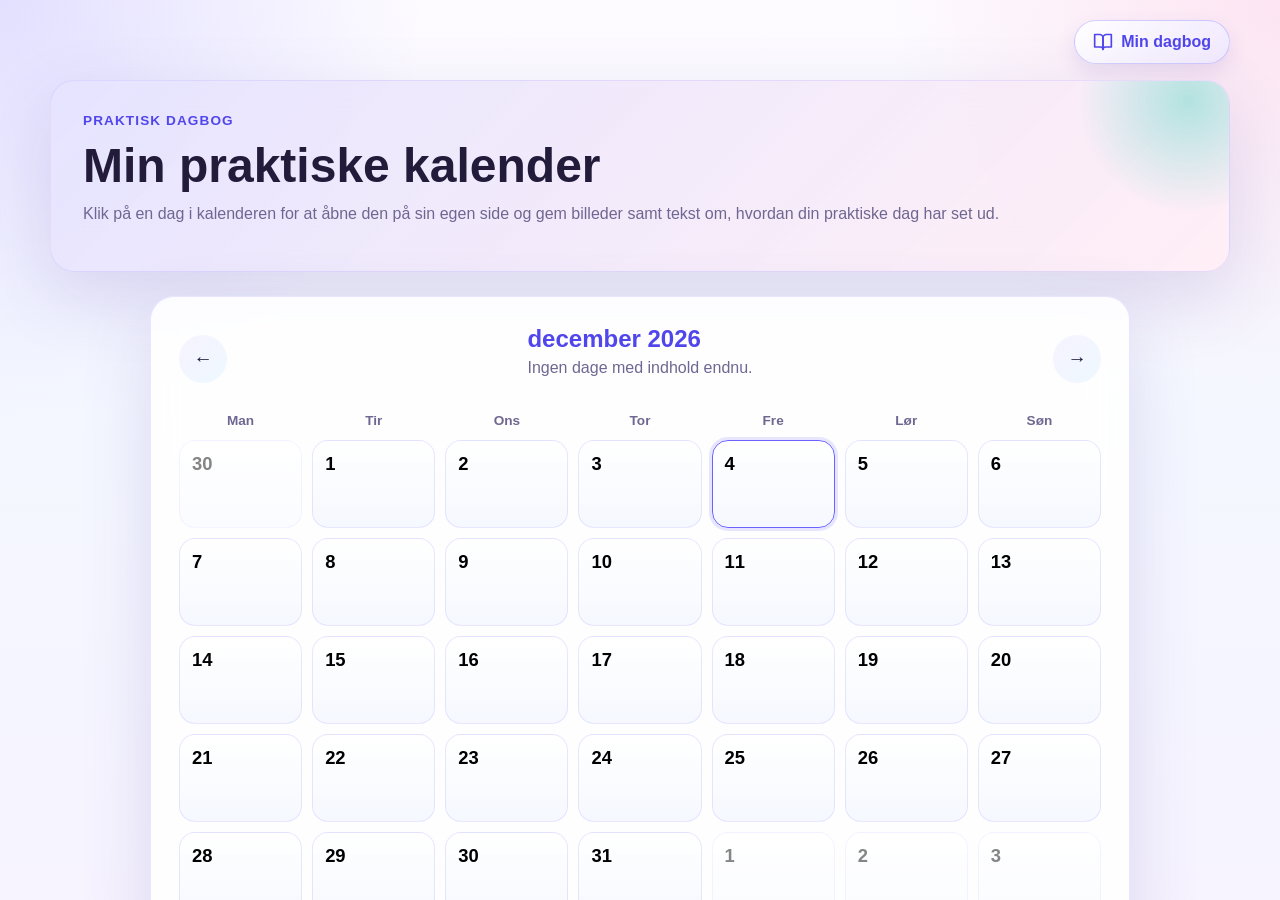
<file: index.html>
<!DOCTYPE html>
<html lang="da">
<head>
  <meta charset="UTF-8">
  <meta name="viewport" content="width=device-width, initial-scale=1.0">
  <title>Praktisk Dag</title>
  <meta http-equiv="refresh" content="0; url=./html/index.html">
  <link rel="canonical" href="./html/index.html">
</head>
<body>
  <p>Åbner appen... Hvis du ikke bliver sendt videre, tryk her:
    <a href="./html/index.html">Gå til Praktisk Dag</a>
  </p>
</body>
</html>
</file>
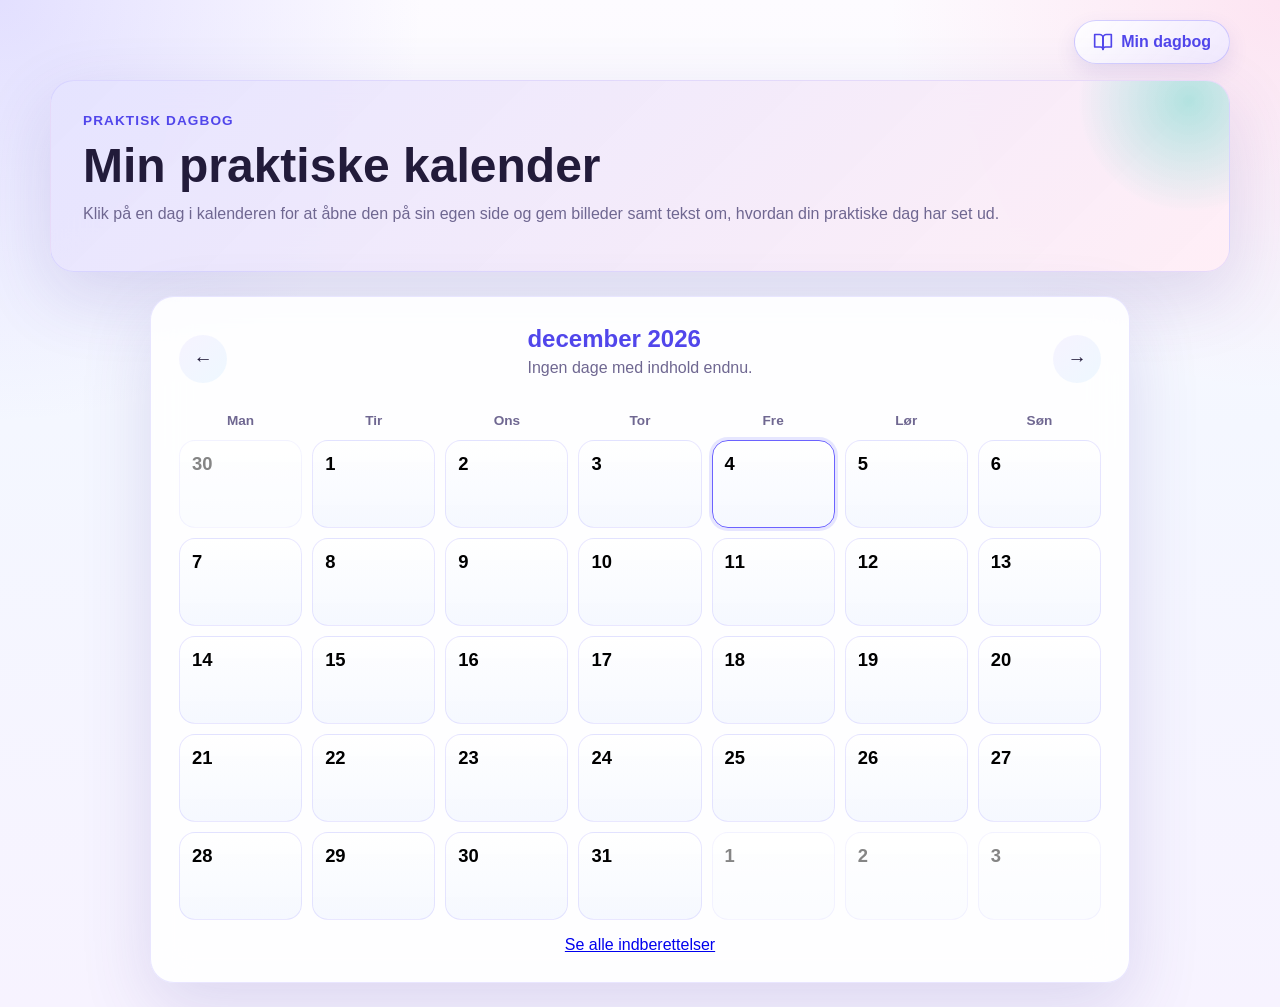
<file: html/index.html>
<!DOCTYPE html>
<html lang="da">
<head>
    <meta charset="UTF-8">
    <meta name="viewport" content="width=device-width, initial-scale=1.0, viewport-fit=cover">
    <meta name="theme-color" content="#6c63ff">
    <meta name="apple-mobile-web-app-capable" content="yes">
    <meta name="apple-mobile-web-app-status-bar-style" content="default">
    <meta name="apple-mobile-web-app-title" content="PraktiskDag">
    <title>Min Praktiske Kalender</title>
    <link rel="manifest" href="../manifest.webmanifest">
    <link rel="icon" href="../icons/app-icon.svg" type="image/svg+xml">
    <link rel="apple-touch-icon" href="../icons/app-icon.svg">
    <link rel="stylesheet" href="../css/styles.css">
</head>
<body>
    <main class="app-shell">
        <div class="top-nav top-nav--end">
            <a href="./entries.html" class="book-btn" aria-label="Se mine tidligere indberettelser" title="Mine indberettelser">
                <svg xmlns="http://www.w3.org/2000/svg" viewBox="0 0 24 24" fill="none" stroke="currentColor" stroke-width="2" stroke-linecap="round" stroke-linejoin="round" width="20" height="20" aria-hidden="true">
                    <path d="M2 3h6a4 4 0 0 1 4 4v14a3 3 0 0 0-3-3H2z"/>
                    <path d="M22 3h-6a4 4 0 0 0-4 4v14a3 3 0 0 1 3-3h7z"/>
                </svg>
                <span class="book-btn-label">Min dagbog</span>
            </a>
        </div>
        <section class="hero-card">
            <p class="eyebrow">Praktisk dagbog</p>
            <h1>Min praktiske kalender</h1>
            <p class="hero-text">
                Klik på en dag i kalenderen for at åbne den på sin egen side og gem billeder samt tekst om, hvordan din praktiske dag har set ud.
            </p>
        </section>

        <section class="planner-grid">
            <section class="panel calendar-panel">
                <div class="calendar-toolbar">
                    <button type="button" class="secondary-btn icon-btn" id="prev-month" aria-label="Forrige måned">←</button>
                    <div>
                        <h2 id="current-month">Måned år</h2>
                        <p id="calendar-summary">Vælg en dato for at se eller tilføje indhold.</p>
                    </div>
                    <button type="button" class="secondary-btn icon-btn" id="next-month" aria-label="Næste måned">→</button>
                </div>

                <div class="weekday-row" aria-hidden="true">
                    <span>Man</span>
                    <span>Tir</span>
                    <span>Ons</span>
                    <span>Tor</span>
                    <span>Fre</span>
                    <span>Lør</span>
                    <span>Søn</span>
                </div>

                <div id="calendar-grid" class="calendar-grid" role="grid" aria-label="Kalender"></div>

                <div class="calendar-actions">
                    <a href="./entries.html" class="btn btn-secondary">Se alle indberettelser</a>
                </div>
            </section>
        </section>
    </main>

    <section id="day-modal" class="day-modal" hidden aria-hidden="true">
        <div class="day-modal-backdrop" id="day-modal-backdrop"></div>
        <div class="day-modal-card" role="dialog" aria-modal="true" aria-labelledby="selected-date-heading">
            <div class="panel-header journal-header">
                <div>
                    <h2 id="selected-date-heading">Vælg en dag</h2>
                    <p id="selected-date-subtitle">Klik på en dato i kalenderen for at skrive om dagen.</p>
                </div>
                <button type="button" class="secondary-btn close-btn" id="close-day-modal" aria-label="Luk dag">✕</button>
            </div>

            <form id="journal-form" novalidate>
                    <label for="journal-text">Hvad lavede du denne dag?</label>
                    <textarea id="journal-text" name="text" rows="5" placeholder="Skriv lidt om dagens opgaver, oplevelser eller hvad du lærte..." required></textarea>

                    <label for="journal-images">Tilføj billeder</label>
                    <input type="file" id="journal-images" name="images" accept="image/*" multiple>
                    <p class="help-text">Du kan vælge flere billeder på samme dag.</p>

                    <div id="image-preview" class="image-preview" hidden></div>

                    <div class="form-actions">
                        <button type="submit" class="primary-btn" id="submit-button">Gem dag</button>
                    </div>
                </form>

            <section id="entries-section" class="entries-section">
                <div class="entries-header">
                    <h3>Dagens indhold</h3>
                    <p id="entry-count">Ingen opslag endnu</p>
                </div>

                <div id="empty-state" class="empty-state">
                    <h3>Ingen opslag på denne dag</h3>
                    <p>Tilføj tekst eller billeder for at starte din dagbog på denne dato.</p>
                </div>

                <div id="entry-list" class="entry-list" aria-live="polite"></div>
            </section>
        </div>
    </section>

    <script src="../js/pwa.js"></script>
    <script src="../js/app.js"></script>
</body>
</html>
</file>
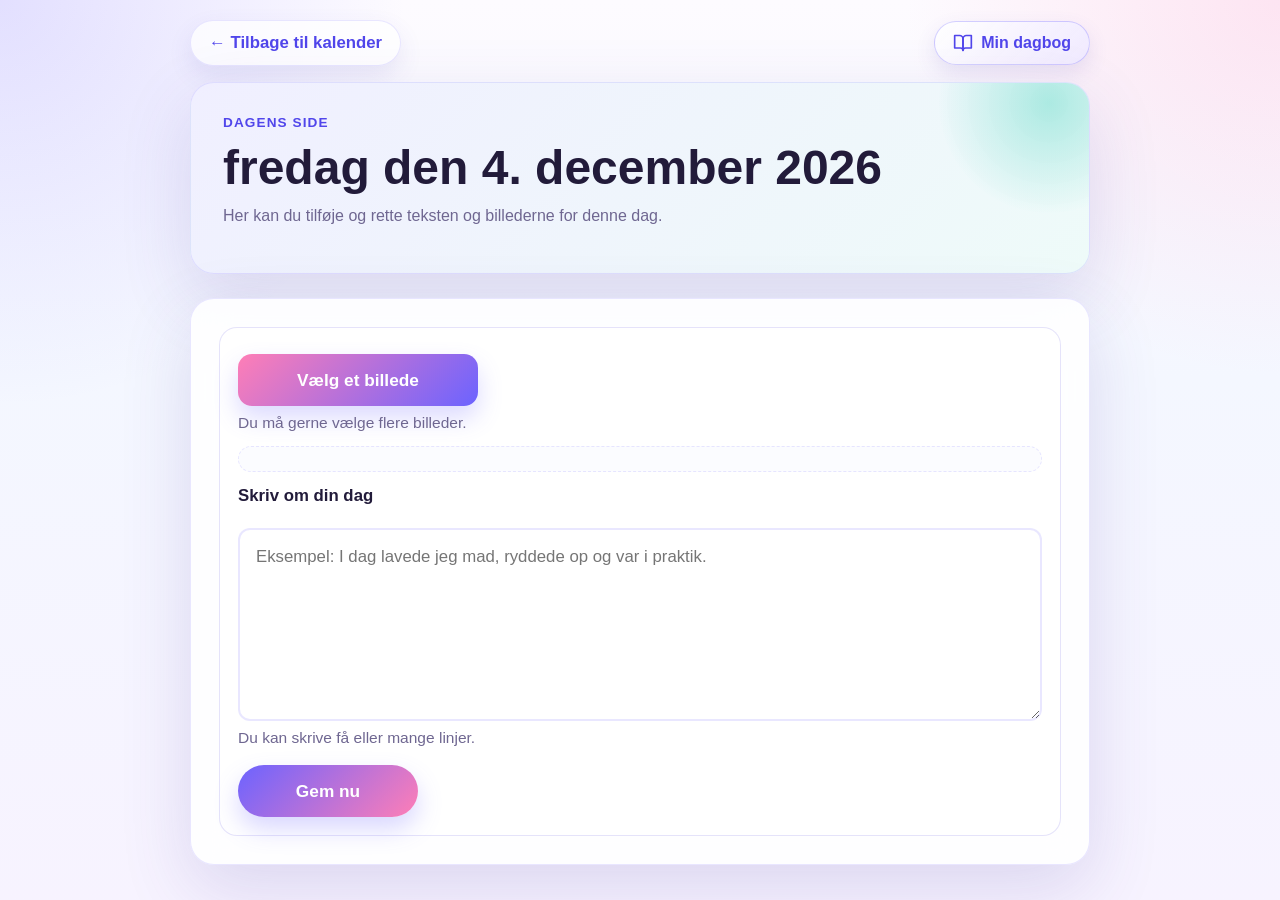
<file: html/day.html>
<!DOCTYPE html>
<html lang="da">
<head>
    <meta charset="UTF-8">
    <meta name="viewport" content="width=device-width, initial-scale=1.0, viewport-fit=cover">
    <meta name="theme-color" content="#6c63ff">
    <meta name="apple-mobile-web-app-capable" content="yes">
    <meta name="apple-mobile-web-app-status-bar-style" content="default">
    <meta name="apple-mobile-web-app-title" content="PraktiskDag">
    <title>Praktisk dag</title>
    <link rel="manifest" href="../manifest.webmanifest">
    <link rel="icon" href="../icons/app-icon.svg" type="image/svg+xml">
    <link rel="apple-touch-icon" href="../icons/app-icon.svg">
    <link rel="stylesheet" href="../css/styles.css">
</head>
<body>
    <main class="app-shell day-shell">
        <div class="top-nav">
            <a id="back-to-calendar" class="back-link" href="./index.html">← Tilbage til kalender</a>
            <a href="./entries.html" class="book-btn" aria-label="Se mine tidligere indberettelser" title="Mine indberettelser">
                <svg xmlns="http://www.w3.org/2000/svg" viewBox="0 0 24 24" fill="none" stroke="currentColor" stroke-width="2" stroke-linecap="round" stroke-linejoin="round" width="20" height="20" aria-hidden="true">
                    <path d="M2 3h6a4 4 0 0 1 4 4v14a3 3 0 0 0-3-3H2z"/>
                    <path d="M22 3h-6a4 4 0 0 0-4 4v14a3 3 0 0 1 3-3h7z"/>
                </svg>
                <span class="book-btn-label">Min dagbog</span>
            </a>
        </div>

        <section class="hero-card day-hero">
            <p class="eyebrow">Dagens side</p>
            <h1 id="selected-date-heading">Praktisk dag</h1>
            <p id="selected-date-subtitle" class="hero-text">Her kan du gemme det, du har lavet i dag.</p>
        </section>

        <section class="panel day-panel">
            <form id="journal-form" novalidate>
                <div class="image-picker-row">
                    <button type="button" class="image-picker-btn" id="choose-image-button">Vælg et billede</button>
                    <input type="file" id="journal-images" name="images" accept="image/*" multiple class="image-input-hidden">
                </div>
                <p class="help-text">Du må gerne vælge flere billeder.</p>

                <div id="image-preview" class="image-preview" hidden></div>

                <label for="journal-text">Skriv om din dag</label>
                <textarea id="journal-text" name="text" rows="6" placeholder="Eksempel: I dag lavede jeg mad, ryddede op og var i praktik." required></textarea>
                <p class="input-hint">Du kan skrive få eller mange linjer.</p>

                <div class="form-actions">
                    <button type="submit" class="primary-btn" id="submit-button">Gem nu</button>
                </div>
            </form>

        </section>
    </main>
    <script src="../js/pwa.js"></script>
    <script src="../js/app.js"></script>
</body>
</html>
</file>
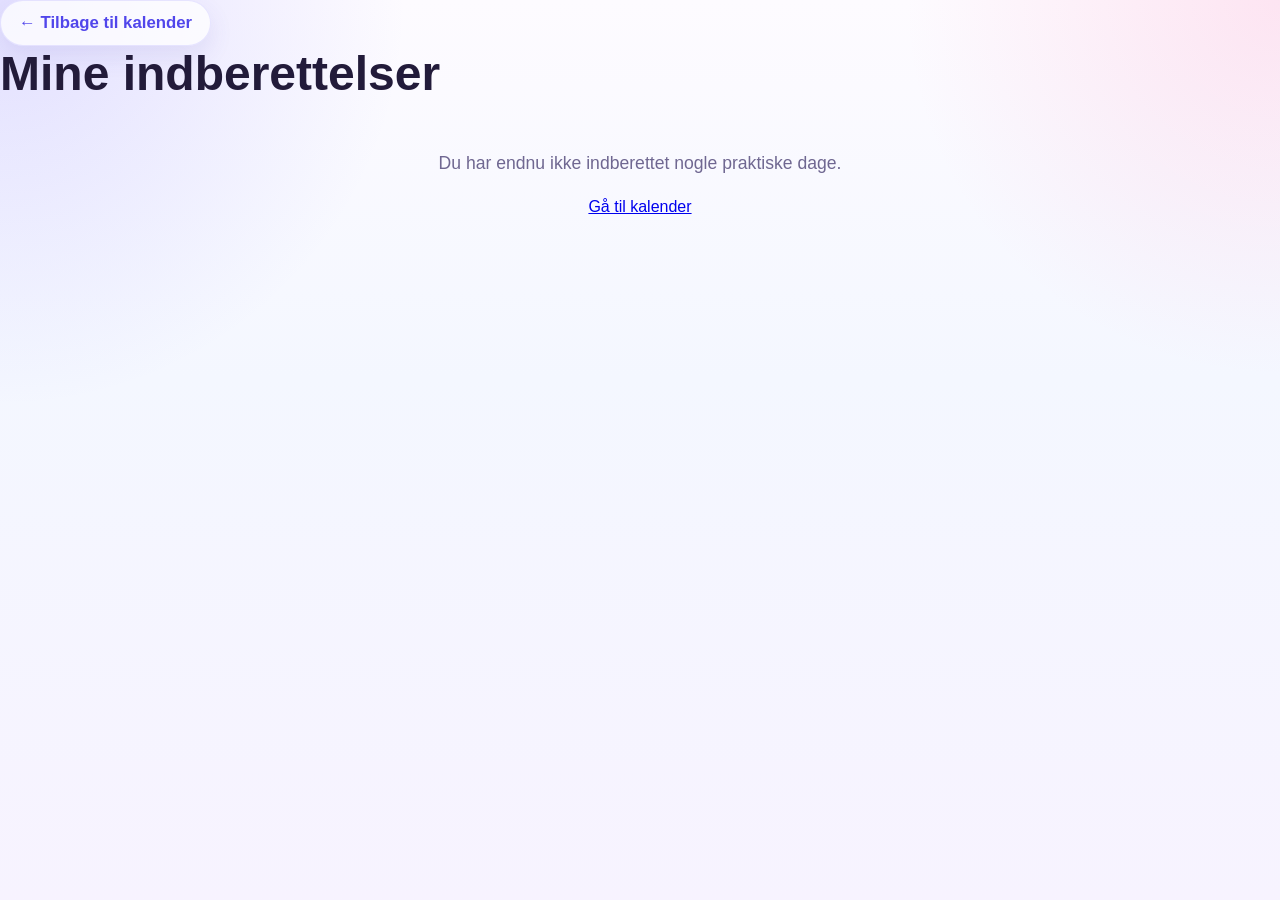
<file: html/entries.html>
<!DOCTYPE html>
<html lang="da">
<head>
  <meta charset="UTF-8">
  <meta name="viewport" content="width=device-width, initial-scale=1.0, viewport-fit=cover">
  <meta name="theme-color" content="#6c63ff">
  <meta name="apple-mobile-web-app-capable" content="yes">
  <meta name="apple-mobile-web-app-status-bar-style" content="black-translucent">
  <meta name="apple-mobile-web-app-title" content="Praktisk Dag">
  <title>Mine indberettelser - Praktisk Dag</title>
  <link rel="manifest" href="../manifest.webmanifest">
  <link rel="icon" href="../icons/app-icon.svg">
  <link rel="apple-touch-icon" href="../icons/app-icon.svg">
  <link rel="stylesheet" href="../css/styles.css">
</head>
<body>
  <div class="page-container">
    <header class="header">
      <a href="./index.html" class="back-link">← Tilbage til kalender</a>
      <h1>Mine indberettelser</h1>
    </header>

    <main class="main-content">
      <div id="entries-summary" class="entries-summary"></div>
      
      <div id="entries-list" class="entries-list">
        <!-- Entries will be populated here -->
      </div>

      <div id="no-entries" class="no-entries" style="display: none;">
        <p>Du har endnu ikke indberettet nogle praktiske dage.</p>
        <a href="./index.html" class="btn btn-primary">Gå til kalender</a>
      </div>
    </main>
  </div>

  <script src="../js/pwa.js"></script>
  <script src="../js/app.js"></script>
</body>
</html>
</file>
<file: css/styles.css>
:root {
    color-scheme: light;
    --bg: #f7f3ff;
    --surface: rgba(255, 255, 255, 0.88);
    --surface-muted: #eef2ff;
    --border: rgba(177, 169, 255, 0.28);
    --text: #221b3a;
    --text-soft: #6f6791;
    --primary: #6c63ff;
    --primary-dark: #5146eb;
    --secondary: #ff7eb6;
    --accent: #5ad7c4;
    --accent-soft: #e8fff9;
    --danger: #d64545;
    --danger-dark: #b12f2f;
    --shadow: 0 24px 70px rgba(78, 60, 160, 0.16);
    --radius-lg: 24px;
    --radius-md: 16px;
    --radius-sm: 12px;
}

* {
    box-sizing: border-box;
}

body {
    margin: 0;
    min-height: 100vh;
    font-family: "Segoe UI", Arial, sans-serif;
    background:
        radial-gradient(circle at top left, rgba(108, 99, 255, 0.18), transparent 26%),
        radial-gradient(circle at top right, rgba(255, 126, 182, 0.18), transparent 24%),
        linear-gradient(180deg, #fdfbff 0%, #f4f7ff 42%, var(--bg) 100%);
    color: var(--text);
    -webkit-tap-highlight-color: transparent;
}

button,
input,
textarea {
    font: inherit;
}

.app-shell {
    width: min(1180px, calc(100% - 32px));
    margin: 0 auto;
    padding: max(20px, env(safe-area-inset-top)) 0 max(24px, env(safe-area-inset-bottom));
}

.hero-card,
.panel {
    background: var(--surface);
    border: 1px solid var(--border);
    border-radius: var(--radius-lg);
    box-shadow: var(--shadow);
    backdrop-filter: blur(18px);
}

.hero-card {
    position: relative;
    overflow: hidden;
    padding: 32px;
    margin-bottom: 24px;
    background:
        linear-gradient(135deg, rgba(108, 99, 255, 0.16), rgba(255, 126, 182, 0.12)),
        var(--surface);
}

.hero-card::after {
    content: "";
    position: absolute;
    width: 220px;
    height: 220px;
    right: -70px;
    top: -90px;
    border-radius: 50%;
    background: radial-gradient(circle, rgba(90, 215, 196, 0.45) 0%, rgba(90, 215, 196, 0) 72%);
    pointer-events: none;
}

.eyebrow {
    margin: 0 0 10px;
    color: var(--primary-dark);
    font-size: 0.85rem;
    font-weight: 700;
    letter-spacing: 0.08em;
    text-transform: uppercase;
}

h1,
h2,
h3,
h4,
p {
    margin-top: 0;
}

h1 {
    margin-bottom: 12px;
    font-size: clamp(2rem, 4vw, 3rem);
}

.hero-text,
.panel-header p,
.empty-state p,
.entry-text,
.help-text,
.calendar-day small,
.entry-meta,
#entry-count,
#calendar-summary {
    color: var(--text-soft);
}

.planner-grid {
    display: grid;
    grid-template-columns: minmax(320px, 1fr);
    gap: 24px;
    align-items: start;
}

.calendar-panel {
    max-width: 980px;
    width: 100%;
    margin: 0 auto;
}

.panel {
    padding: 28px;
}

.panel-header {
    margin-bottom: 24px;
}

#journal-form {
    display: grid;
    gap: 14px;
}

label {
    font-size: 0.95rem;
    font-weight: 600;
}

input,
textarea {
    width: 100%;
    margin-top: 8px;
    border: 1px solid var(--border);
    border-radius: var(--radius-sm);
    padding: 12px 14px;
    background: rgba(255, 255, 255, 0.92);
    color: var(--text);
    transition: border-color 0.2s ease, box-shadow 0.2s ease;
}

input:focus,
textarea:focus {
    outline: none;
    border-color: var(--primary);
    box-shadow: 0 0 0 4px rgba(51, 102, 255, 0.15);
}

textarea {
    resize: vertical;
    min-height: 112px;
}

.form-actions,
.entry-actions,
.entry-gallery,
.calendar-toolbar,
.journal-header,
.entries-header {
    display: flex;
    gap: 12px;
}

.calendar-toolbar,
.journal-header,
.entries-header {
    justify-content: space-between;
    align-items: center;
}

.form-actions {
    margin-top: 8px;
}

button {
    border: none;
    border-radius: 999px;
    padding: 12px 18px;
    cursor: pointer;
    transition: transform 0.16s ease, background-color 0.16s ease, opacity 0.16s ease;
}

button:hover {
    transform: translateY(-1px);
}

.primary-btn {
    background: linear-gradient(135deg, var(--primary), var(--secondary));
    color: #fff;
    box-shadow: 0 12px 24px rgba(108, 99, 255, 0.26);
}

.primary-btn:hover {
    background: linear-gradient(135deg, var(--primary-dark), #ff5ca2);
}

.secondary-btn {
    background: linear-gradient(135deg, #f6f3ff, #eef8ff);
    color: var(--text);
}

.secondary-btn:hover {
    background: linear-gradient(135deg, #ebe5ff, #e1f2ff);
}

.icon-btn {
    width: 48px;
    height: 48px;
    padding: 0;
    font-size: 1.2rem;
    flex: 0 0 48px;
}

.calendar-toolbar {
    margin-bottom: 20px;
}

#current-month {
    margin-bottom: 6px;
    color: var(--primary-dark);
}

.weekday-row,
.calendar-grid {
    display: grid;
    grid-template-columns: repeat(7, minmax(0, 1fr));
    gap: 10px;
}

.weekday-row {
    margin-bottom: 12px;
    font-size: 0.85rem;
    font-weight: 700;
    color: var(--text-soft);
    text-align: center;
}

.calendar-day {
    min-height: 88px;
    padding: 12px;
    border: 1px solid var(--border);
    border-radius: var(--radius-md);
    background: linear-gradient(180deg, rgba(255, 255, 255, 0.94) 0%, rgba(245, 248, 255, 0.95) 100%);
    text-align: left;
    display: flex;
    flex-direction: column;
    justify-content: space-between;
    box-shadow: inset 0 1px 0 rgba(255, 255, 255, 0.7);
}

.calendar-day small {
    display: block;
    min-height: 1rem;
}

.calendar-day:hover {
    border-color: rgba(108, 99, 255, 0.45);
    background: linear-gradient(180deg, #ffffff 0%, #f0f3ff 100%);
}

.calendar-day.muted {
    opacity: 0.48;
}

.calendar-day.today {
    border-color: var(--primary);
    box-shadow: 0 0 0 3px rgba(108, 99, 255, 0.16);
}

.calendar-day.selected {
    background: linear-gradient(180deg, #efeaff 0%, #e0dbff 100%);
    border-color: var(--primary-dark);
    box-shadow: 0 14px 28px rgba(108, 99, 255, 0.18);
}

.calendar-day.has-entries {
    background: linear-gradient(180deg, #eefffb 0%, #d9fbf3 100%);
    border-color: rgba(90, 215, 196, 0.65);
}

.calendar-day.has-entries .day-number {
    color: #15806f;
    font-weight: 800;
}

.calendar-day.has-entries small,
.calendar-day.has-entries .entry-dot {
    color: #15806f;
}

.calendar-day.selected.has-entries {
    background: linear-gradient(180deg, #dcfff7 0%, #c5f6ea 100%);
    border-color: #27b9a2;
}

.day-number {
    font-size: 1.15rem;
    font-weight: 700;
}

.entry-dot {
    align-self: flex-start;
    min-width: 28px;
    padding: 4px 8px;
    border-radius: 999px;
    background: rgba(255, 255, 255, 0.85);
    color: var(--primary-dark);
    font-size: 0.75rem;
    font-weight: 700;
    box-shadow: 0 8px 18px rgba(39, 185, 162, 0.15);
}

.help-text {
    margin: -4px 0 0;
    font-size: 0.9rem;
}

.image-preview {
    display: flex;
    flex-wrap: wrap;
    gap: 10px;
    padding: 12px;
    border: 1px dashed var(--border);
    border-radius: var(--radius-md);
    background: #fbfcff;
}

.preview-item {
    position: relative;
    width: 88px;
    height: 88px;
}

.preview-image,
.entry-gallery img {
    width: 88px;
    height: 88px;
    object-fit: cover;
    border-radius: 14px;
    border: 1px solid var(--border);
}

.remove-image-btn {
    position: absolute;
    top: -8px;
    right: -8px;
    width: 26px;
    height: 26px;
    padding: 0;
    border-radius: 999px;
    border: 1px solid #ffd2d2;
    background: #fff;
    color: #b12f2f;
    font-weight: 700;
    box-shadow: 0 4px 10px rgba(0, 0, 0, 0.08);
}

.remove-image-btn:hover {
    transform: none;
    background: #ffeaea;
}

.entries-section {
    margin-top: 28px;
}

.day-prompt {
    margin-bottom: 0;
}

.day-shell {
    width: min(900px, calc(100% - 32px));
}

.day-hero {
    margin-top: 12px;
    background:
        linear-gradient(135deg, rgba(108, 99, 255, 0.1), rgba(90, 215, 196, 0.1)),
        rgba(255, 255, 255, 0.95);
}

.back-link {
    display: inline-flex;
    align-items: center;
    gap: 8px;
    color: var(--primary-dark);
    text-decoration: none;
    font-weight: 700;
    font-size: 1.05rem;
    padding: 12px 18px;
    border-radius: 999px;
    background: rgba(255, 255, 255, 0.75);
    border: 1px solid var(--border);
    box-shadow: 0 10px 24px rgba(82, 70, 180, 0.1);
}

.back-link:hover {
    color: var(--primary);
    background: rgba(255, 255, 255, 0.92);
}

.day-panel {
    max-width: 900px;
    margin: 0 auto;
}

.day-panel #journal-form,
.day-panel .entries-section,
.step-guide {
    border: 1px solid rgba(148, 139, 232, 0.24);
    border-radius: 18px;
    background: rgba(255, 255, 255, 0.86);
    padding: 18px;
}

.step-list {
    margin: 0;
    padding-left: 20px;
    line-height: 1.7;
    color: var(--text);
}

.day-panel label {
    font-size: 1.05rem;
}

.image-picker-row {
    margin-top: 8px;
}

.image-input-hidden {
    position: absolute;
    width: 1px;
    height: 1px;
    overflow: hidden;
    clip: rect(0, 0, 0, 0);
    clip-path: inset(50%);
    white-space: nowrap;
    border: 0;
    padding: 0;
    margin: 0;
}

.image-picker-btn {
    min-width: 240px;
    min-height: 52px;
    padding: 12px 24px;
    border-radius: 14px;
    font-size: 1.08rem;
    font-weight: 700;
    color: #fff;
    background: linear-gradient(135deg, #ff7eb6, #6c63ff);
    box-shadow: 0 12px 24px rgba(108, 99, 255, 0.24);
}

.image-picker-btn:hover {
    transform: translateY(-1px);
    background: linear-gradient(135deg, #ff5ea7, #4e44ec);
}

.day-panel input,
.day-panel textarea {
    font-size: 1.05rem;
    padding: 14px 16px;
    border-width: 2px;
}

.day-panel textarea {
    min-height: 170px;
    line-height: 1.6;
}

.input-hint,
.day-panel .help-text {
    margin: -6px 0 0;
    font-size: 0.97rem;
    color: var(--text-soft);
}

.day-panel .form-actions {
    margin-top: 4px;
}

.day-panel .primary-btn {
    min-height: 52px;
    min-width: 180px;
    font-size: 1.08rem;
    font-weight: 700;
}

.day-panel .entries-section {
    margin-top: 22px;
}

.single-entry-status {
    border: 1px solid rgba(148, 139, 232, 0.24);
    border-radius: 18px;
    background: rgba(255, 255, 255, 0.86);
    padding: 16px 18px;
}

.single-entry-status h3 {
    margin-bottom: 8px;
}

#autosave-status {
    margin: 0;
    font-size: 1rem;
    color: var(--text-soft);
}

.day-panel .entry-card {
    border-width: 2px;
}

.day-panel .delete-btn {
    min-height: 44px;
    font-weight: 600;
}

.entries-header {
    margin-bottom: 16px;
}

.empty-state {
    border: 1px dashed var(--border);
    border-radius: var(--radius-md);
    padding: 24px;
    text-align: center;
    background: linear-gradient(180deg, rgba(255, 255, 255, 0.72) 0%, rgba(245, 243, 255, 0.9) 100%);
}

.entry-list {
    display: grid;
    gap: 16px;
}

.entry-card {
    padding: 20px;
    border: 1px solid var(--border);
    border-radius: var(--radius-md);
    background: linear-gradient(145deg, rgba(255, 255, 255, 0.98) 0%, rgba(243, 249, 255, 0.95) 100%);
    box-shadow: 0 14px 30px rgba(112, 99, 202, 0.09);
}

.entry-card h4 {
    margin-bottom: 12px;
    font-size: 1.15rem;
}

.entry-meta {
    margin-bottom: 12px;
    font-size: 0.9rem;
}

.entry-text {
    margin-bottom: 16px;
    line-height: 1.6;
    white-space: pre-wrap;
}

.entry-gallery {
    flex-wrap: wrap;
    margin-bottom: 12px;
}

.entry-actions button {
    padding: 10px 14px;
}

.delete-btn {
    background: linear-gradient(135deg, #fff0f0, #ffe1e1);
    color: var(--danger);
}

.delete-btn:hover {
    background: linear-gradient(135deg, #ffe2e2, #ffd1d1);
    color: var(--danger-dark);
}

/* Entries page styles */
.entries-summary {
    text-align: center;
    margin-bottom: 24px;
    padding: 16px;
    background: rgba(108, 99, 255, 0.08);
    border-radius: var(--radius-md);
    font-size: 1.1rem;
    font-weight: 500;
    color: var(--primary);
}

.entries-list {
    display: grid;
    gap: 16px;
    margin-bottom: 24px;
}

.entry-card {
    background: var(--surface);
    border: 1px solid var(--border);
    border-radius: var(--radius-md);
    padding: 18px;
    box-shadow: 0 4px 16px rgba(108, 99, 255, 0.06);
    transition: box-shadow 0.3s ease, transform 0.2s ease;
}

.entry-card:hover {
    box-shadow: 0 8px 24px rgba(108, 99, 255, 0.12);
    transform: translateY(-2px);
}

.entry-date {
    margin: 0 0 12px 0;
    font-size: 1.15rem;
    font-weight: 600;
    color: var(--primary);
}

.entry-images {
    display: flex;
    gap: 8px;
    margin-bottom: 12px;
    flex-wrap: wrap;
    align-items: flex-start;
}

.entry-thumbnail {
    width: 80px;
    height: 80px;
    object-fit: cover;
    border-radius: var(--radius-sm);
    border: 1px solid var(--border);
}

.entry-more-images {
    width: 80px;
    height: 80px;
    display: flex;
    align-items: center;
    justify-content: center;
    background: linear-gradient(135deg, var(--primary), var(--secondary));
    border-radius: var(--radius-sm);
    color: white;
    font-weight: 600;
    font-size: 1.1rem;
}

.entry-text {
    margin: 12px 0;
    line-height: 1.5;
    color: var(--text-soft);
    font-size: 0.95rem;
}

.entry-link {
    display: inline-block;
    padding: 10px 16px;
    background: linear-gradient(135deg, var(--primary), var(--primary-dark));
    color: white;
    text-decoration: none;
    border-radius: var(--radius-sm);
    font-weight: 500;
    transition: transform 0.2s ease, box-shadow 0.2s ease;
    margin-top: 8px;
}

.entry-link:hover {
    transform: scale(1.05);
    box-shadow: 0 6px 16px rgba(108, 99, 255, 0.3);
}

.entry-link:active {
    transform: scale(0.98);
}

.no-entries {
    text-align: center;
    padding: 40px 20px;
}

.no-entries p {
    font-size: 1.1rem;
    color: var(--text-soft);
    margin-bottom: 24px;
}

.calendar-actions {
    display: flex;
    gap: 12px;
    margin-top: 16px;
    justify-content: center;
}

.calendar-actions .btn-secondary {
    flex: 0 1 auto;
}

@media (max-width: 820px) {
    .app-shell {
        width: min(100% - 20px, 720px);
        padding: max(16px, env(safe-area-inset-top)) 0 max(24px, env(safe-area-inset-bottom));
    }

    .planner-grid {
        grid-template-columns: 1fr;
    }

    .panel,
    .hero-card,
    .day-panel {
        padding: 22px;
    }

    .day-panel #journal-form,
    .day-panel .entries-section,
    .step-guide {
        padding: 14px;
    }

    .calendar-day {
        min-height: 72px;
        padding: 12px;
    }

    .image-picker-btn,
    .day-panel .primary-btn,
    .back-link {
        width: 100%;
        justify-content: center;
    }
}

/* ── Book button / top navigation ── */
.top-nav {
    display: flex;
    align-items: center;
    justify-content: space-between;
    margin-bottom: 16px;
}

.top-nav--end {
    justify-content: flex-end;
}

.book-btn {
    display: inline-flex;
    align-items: center;
    gap: 8px;
    color: var(--primary-dark);
    text-decoration: none;
    font-weight: 700;
    font-size: 1rem;
    padding: 11px 18px;
    border-radius: 999px;
    background: linear-gradient(135deg, rgba(255, 255, 255, 0.92), rgba(238, 232, 255, 0.88));
    border: 1px solid rgba(108, 99, 255, 0.28);
    box-shadow: 0 8px 20px rgba(82, 70, 180, 0.12);
    transition: color 0.16s ease, background 0.16s ease, transform 0.16s ease, box-shadow 0.16s ease;
    white-space: nowrap;
}

.book-btn:hover {
    color: var(--primary);
    background: linear-gradient(135deg, #ede8ff, #fce9f5);
    transform: translateY(-2px);
    box-shadow: 0 12px 28px rgba(108, 99, 255, 0.22);
}

.book-btn:active {
    transform: translateY(0);
}

@media (max-width: 480px) {
    .book-btn-label {
        display: none;
    }

    .book-btn {
        padding: 11px 14px;
    }
}
</file>
